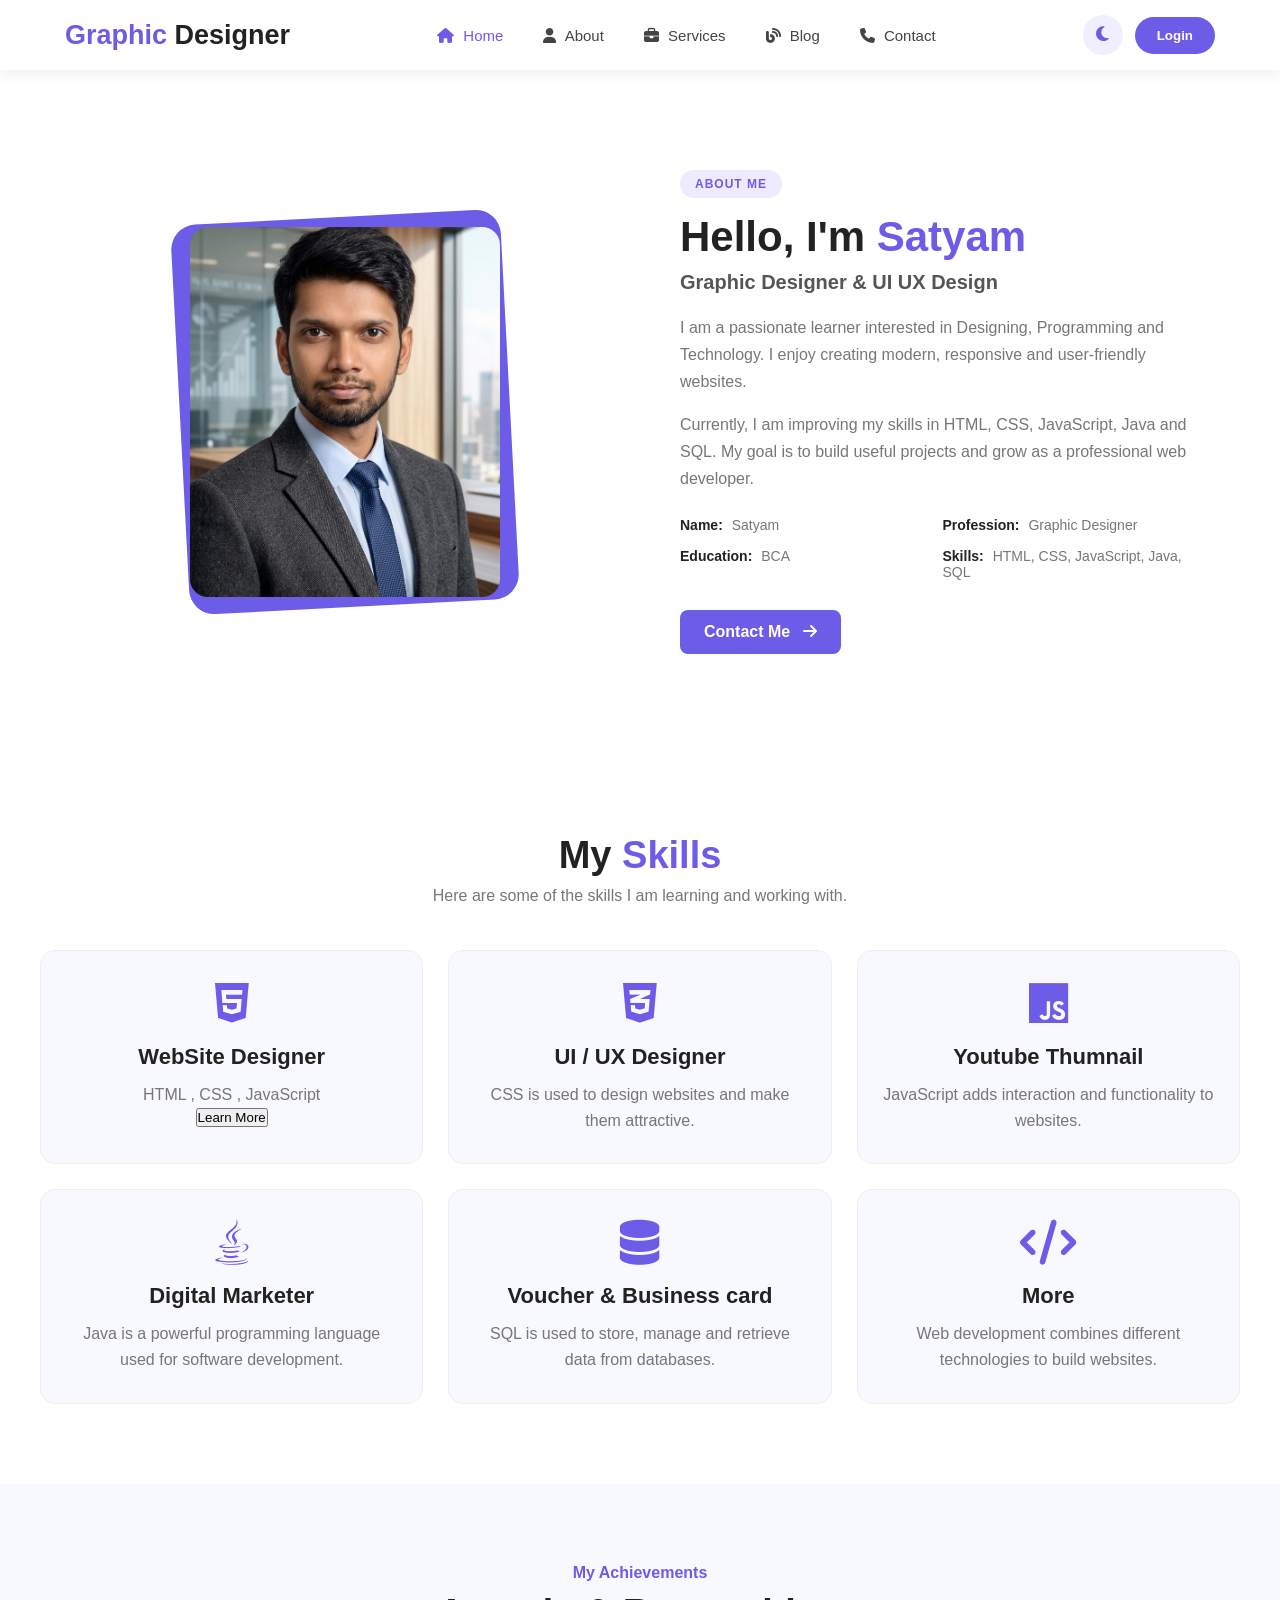
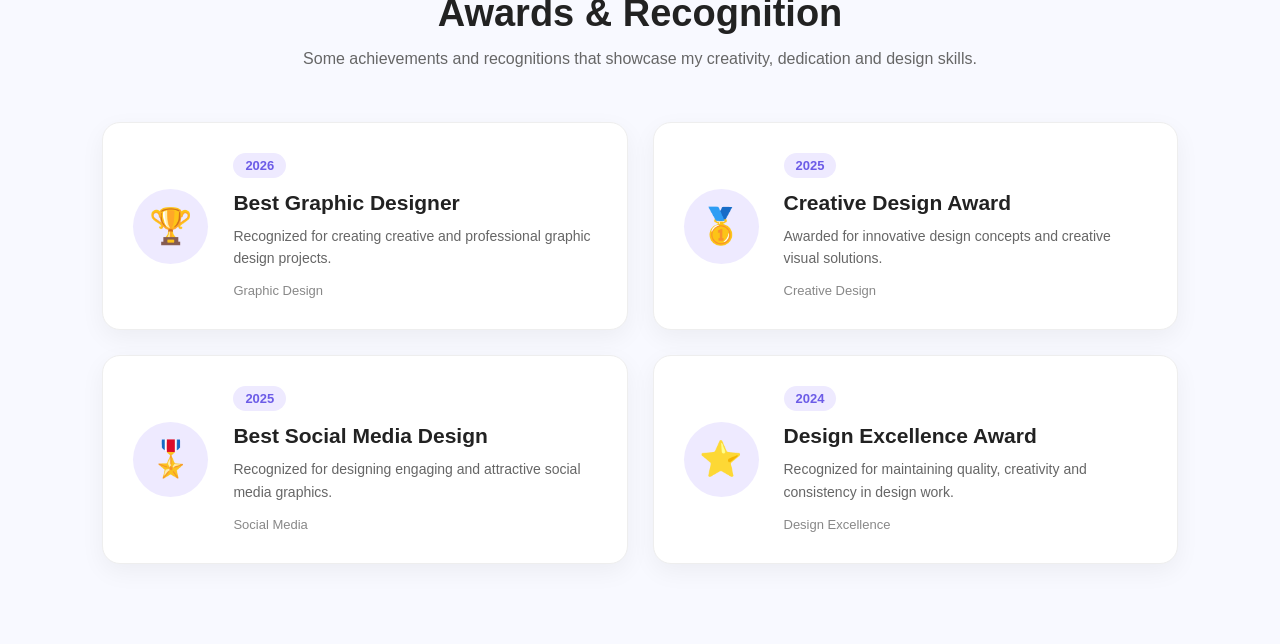
<file: about.html>
<!DOCTYPE html>
<html lang="en">
<head>
    <meta charset="UTF-8">
    <meta name="viewport" content="width=device-width, initial-scale=1.0">
    <title>Modern Header</title>

    <link rel="stylesheet" href="style.css">

    <!-- Font Awesome -->
    <link rel="stylesheet"
        href="https://cdnjs.cloudflare.com/ajax/libs/font-awesome/6.5.2/css/all.min.css">
</head>

<body>

    <header class="header">

        <div class="container">

            <!-- Logo -->
            <a href="#" class="logo">
                <span>Graphic </span>Designer
            </a>

            <!-- Navigation -->
            <nav class="navbar" id="navbar">

                <a href="home.html" class="active">
                    <i class="fa-solid fa-house"></i> Home
                </a>

                <a href="about.html">
                    <i class="fa-solid fa-user"></i> About
                </a>

                <a href="service.html">
                    <i class="fa-solid fa-briefcase"></i> Services
                </a>

                <a href="blog.html">
                    <i class="fa-solid fa-blog"></i> Blog
                </a>

                <a href="contact.html">
                    <i class="fa-solid fa-phone"></i> Contact
                </a>

            </nav>

            <!-- Header Buttons -->
            <div class="header-buttons">

                <button id="themeBtn" class="icon-btn">
                    <i class="fa-solid fa-moon"></i>
                </button>

               <a href="Login.html">

                <button  class="login-btn">
                    Login
                </button>
                </a>

                <!-- Hamburger -->
                <button id="menuBtn" class="menu-btn">
                    <i class="fa-solid fa-bars"></i>
                </button>

            </div>

        </div>

    </header>



<!-- ABOUT SECTION -->

<section class="about-section" id="about">

    <div class="about-container">

        <!-- Profile Image -->

        <div class="about-image">

            <div class="image-box">
                <img src="Satyam.png" alt="My Profile Photo">
            </div>

        </div>


        <!-- About Details -->

        <div class="about-content">

            <span class="about-tag">
                ABOUT ME
            </span>

            <h2>
                Hello, I'm <span>Satyam</span>
            </h2>

            <h3>
                Graphic Designer  & UI UX Design
            </h3>

            <p>
                I am a passionate learner interested in Designing,
                Programming and Technology. I enjoy creating modern,
                responsive and user-friendly websites.
            </p>

            <p>
                Currently, I am improving my skills in HTML, CSS,
                JavaScript, Java and SQL. My goal is to build useful
                projects and grow as a professional web developer.
            </p>


            <!-- Personal Details -->

            <div class="about-details">

                <div class="detail">
                    <strong>Name:</strong>
                    <span>Satyam</span>
                </div>

                <div class="detail">
                    <strong>Profession:</strong>
                    <span> Graphic Designer </span>
                </div>

                <div class="detail">
                    <strong>Education:</strong>
                    <span>BCA</span>
                </div>

                <div class="detail">
                    <strong>Skills:</strong>
                    <span>HTML, CSS, JavaScript, Java, SQL</span>
                </div>

            </div>


            <!-- Button -->

            <a href="contact.html" class="about-btn">
                Contact Me
                <i class="fa-solid fa-arrow-right"></i>
            </a>

        </div>

    </div>

</section>




    <!-- SKILLS SECTION -->

<section class="skills-section">

    <div class="skills-heading">
        <h2>My <span>Skills</span></h2>
        <p>Here are some of the skills I am learning and working with.</p>
    </div>

    <div class="skills-container">

        <!-- Skill 1 -->
        <div class="skill-card">
            <i class="fa-brands fa-html5"></i>
            <h3>WebSite Designer</h3>
            <p>
                HTML , CSS , JavaScript
            </p>
            <button class="Learn More "> Learn More </button>
        </div>

        <!-- Skill 2 -->
        <div class="skill-card">
            <i class="fa-brands fa-css3-alt"></i>
            <h3>UI / UX Designer </h3>
            <p>
                CSS is used to design websites and make them attractive.
            </p>
        </div>

        <!-- Skill 3 -->
        <div class="skill-card">
            <i class="fa-brands fa-js"></i>
            <h3>Youtube Thumnail </h3>
            <p>
                JavaScript adds interaction and functionality to websites.
            </p>
        </div>

        <!-- Skill 4 -->
        <div class="skill-card">
            <i class="fa-brands fa-java"></i>
            <h3>Digital Marketer </h3>
            <p>
                Java is a powerful programming language used for software development.
            </p>
        </div>

        <!-- Skill 5 -->
        <div class="skill-card">
            <i class="fa-solid fa-database"></i>
            <h3>Voucher & Business card</h3>
            <p>
                SQL is used to store, manage and retrieve data from databases.
            </p>
        </div>

        <!-- Skill 6 -->
        <div class="skill-card">
            <i class="fa-solid fa-code"></i>
            <h3>More</h3>
            <p>
                Web development combines different technologies to build websites.
            </p>
        </div>

    </div>

</section>



<!-- =========================
     AWARDS SECTION
========================= -->

<section class="awards-section" id="awards">

    <div class="awards-heading">
        <span>My Achievements</span>
        <h2>Awards & Recognition</h2>
        <p>
            Some achievements and recognitions that showcase my
            creativity, dedication and design skills.
        </p>
    </div>


    <div class="awards-container">

        <!-- Award 1 -->
        <div class="award-card">

            <div class="award-icon">
                🏆
            </div>

            <div class="award-info">
                <span class="award-year">2026</span>

                <h3>Best Graphic Designer</h3>

                <p>
                    Recognized for creating creative and professional
                    graphic design projects.
                </p>

                <span class="award-category">
                    Graphic Design
                </span>
            </div>

        </div>


        <!-- Award 2 -->
        <div class="award-card">

            <div class="award-icon">
                🥇
            </div>

            <div class="award-info">
                <span class="award-year">2025</span>

                <h3>Creative Design Award</h3>

                <p>
                    Awarded for innovative design concepts and
                    creative visual solutions.
                </p>

                <span class="award-category">
                    Creative Design
                </span>
            </div>

        </div>


        <!-- Award 3 -->
        <div class="award-card">

            <div class="award-icon">
                🎖️
            </div>

            <div class="award-info">
                <span class="award-year">2025</span>

                <h3>Best Social Media Design</h3>

                <p>
                    Recognized for designing engaging and attractive
                    social media graphics.
                </p>

                <span class="award-category">
                    Social Media
                </span>
            </div>

        </div>


        <!-- Award 4 -->
        <div class="award-card">

            <div class="award-icon">
                ⭐
            </div>

            <div class="award-info">
                <span class="award-year">2024</span>

                <h3>Design Excellence Award</h3>

                <p>
                    Recognized for maintaining quality, creativity
                    and consistency in design work.
                </p>

                <span class="award-category">
                    Design Excellence
                </span>
            </div>

        </div>

    </div>

</section>


    <script src="script.js"></script>

</body>
</html>
</file>
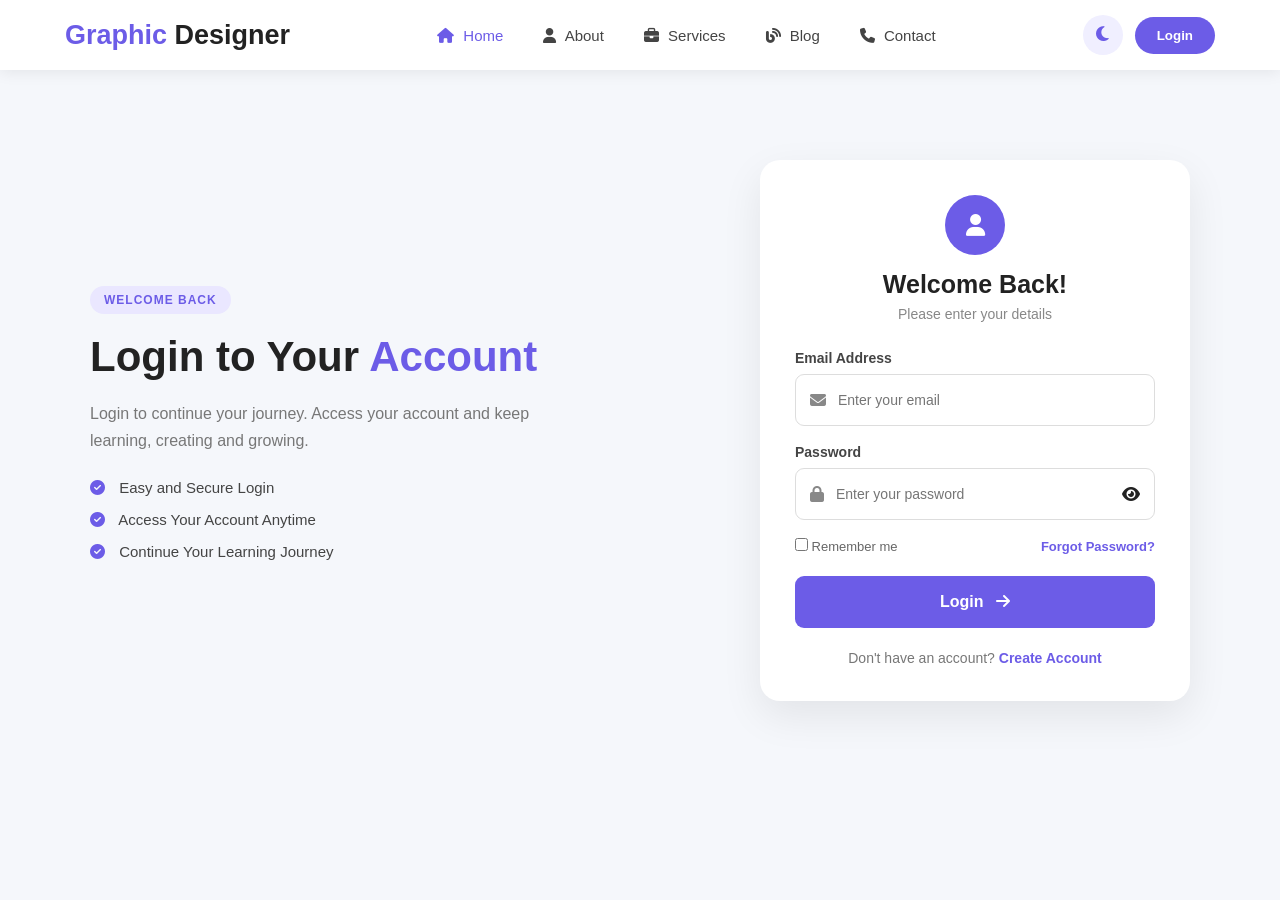
<file: Login.html>
<!DOCTYPE html>
<html lang="en">
<head>
    <meta charset="UTF-8">
    <meta name="viewport" content="width=device-width, initial-scale=1.0">
    <title>Modern Header</title>

    <link rel="stylesheet" href="style.css">

    <!-- Font Awesome -->
    <link rel="stylesheet"
        href="https://cdnjs.cloudflare.com/ajax/libs/font-awesome/6.5.2/css/all.min.css">
</head>

<body>

    <header class="header">

        <div class="container">

            <!-- Logo -->
            <a href="#" class="logo">
                <span>Graphic </span>Designer
            </a>

            <!-- Navigation -->
            <nav class="navbar" id="navbar">

                <a href="index.html" class="active">
                    <i class="fa-solid fa-house"></i> Home
                </a>

                <a href="about.html">
                    <i class="fa-solid fa-user"></i> About
                </a>

                <a href="service.html">
                    <i class="fa-solid fa-briefcase"></i> Services
                </a>

                <a href="blog.html">
                    <i class="fa-solid fa-blog"></i> Blog
                </a>

                <a href="contact.html">
                    <i class="fa-solid fa-phone"></i> Contact
                </a>

            </nav>

            <!-- Header Buttons -->
            <div class="header-buttons">

                <button id="themeBtn" class="icon-btn">
                    <i class="fa-solid fa-moon"></i>
                </button>

                <button class="login-btn">
                    Login
                </button>

                <!-- Hamburger -->
                <button id="menuBtn" class="menu-btn">
                    <i class="fa-solid fa-bars"></i>
                </button>

            </div>

        </div>

    </header>


<!-- LOGIN SECTION -->

<section class="login-section">

    <div class="login-container">

        <!-- Left Content -->
        <div class="login-content">

            <span class="login-tag">WELCOME BACK</span>

            <h2>Login to Your <span>Account</span></h2>

            <p>
                Login to continue your journey.
                Access your account and keep learning,
                creating and growing.
            </p>

            <div class="login-points">

                <div>
                    <i class="fa-solid fa-circle-check"></i>
                    Easy and Secure Login
                </div>

                <div>
                    <i class="fa-solid fa-circle-check"></i>
                    Access Your Account Anytime
                </div>

                <div>
                    <i class="fa-solid fa-circle-check"></i>
                    Continue Your Learning Journey
                </div>

            </div>

        </div>


        <!-- Login Form -->

        <div class="login-form-box">

            <div class="form-heading">

                <div class="user-icon">
                    <i class="fa-solid fa-user"></i>
                </div>

                <h3>Welcome Back!</h3>

                <p>Please enter your details</p>

            </div>


            <form id="loginForm">

                <!-- Email -->

                <div class="form-group">

                    <label>Email Address</label>

                    <div class="input-box">

                        <i class="fa-solid fa-envelope"></i>

                        <input
                            type="email"
                            id="email"
                            placeholder="Enter your email"
                        >

                    </div>

                </div>


                <!-- Password -->

                <div class="form-group">

                    <label>Password</label>

                    <div class="input-box">

                        <i class="fa-solid fa-lock"></i>

                        <input
                            type="password"
                            id="password"
                            placeholder="Enter your password"
                        >

                        <i
                            class="fa-solid fa-eye password-toggle"
                            id="passwordToggle">
                        </i>

                    </div>

                </div>


                <!-- Options -->

                <div class="form-options">

                    <label>
                        <input type="checkbox">
                        Remember me
                    </label>

                    <a href="#">Forgot Password?</a>

                </div>


                <!-- Button -->

                <button type="submit" class="login-button">

                    Login

                    <i class="fa-solid fa-arrow-right"></i>

                </button>


                <!-- Message -->

                <p id="loginMessage"></p>


                <!-- Register -->

                <div class="register-text">

                    Don't have an account?

                    <a href="#">Create Account</a>

                </div>

            </form>

        </div>

    </div>

</section>





    <script src="script.js"></script>

</body>
</html>
</file>
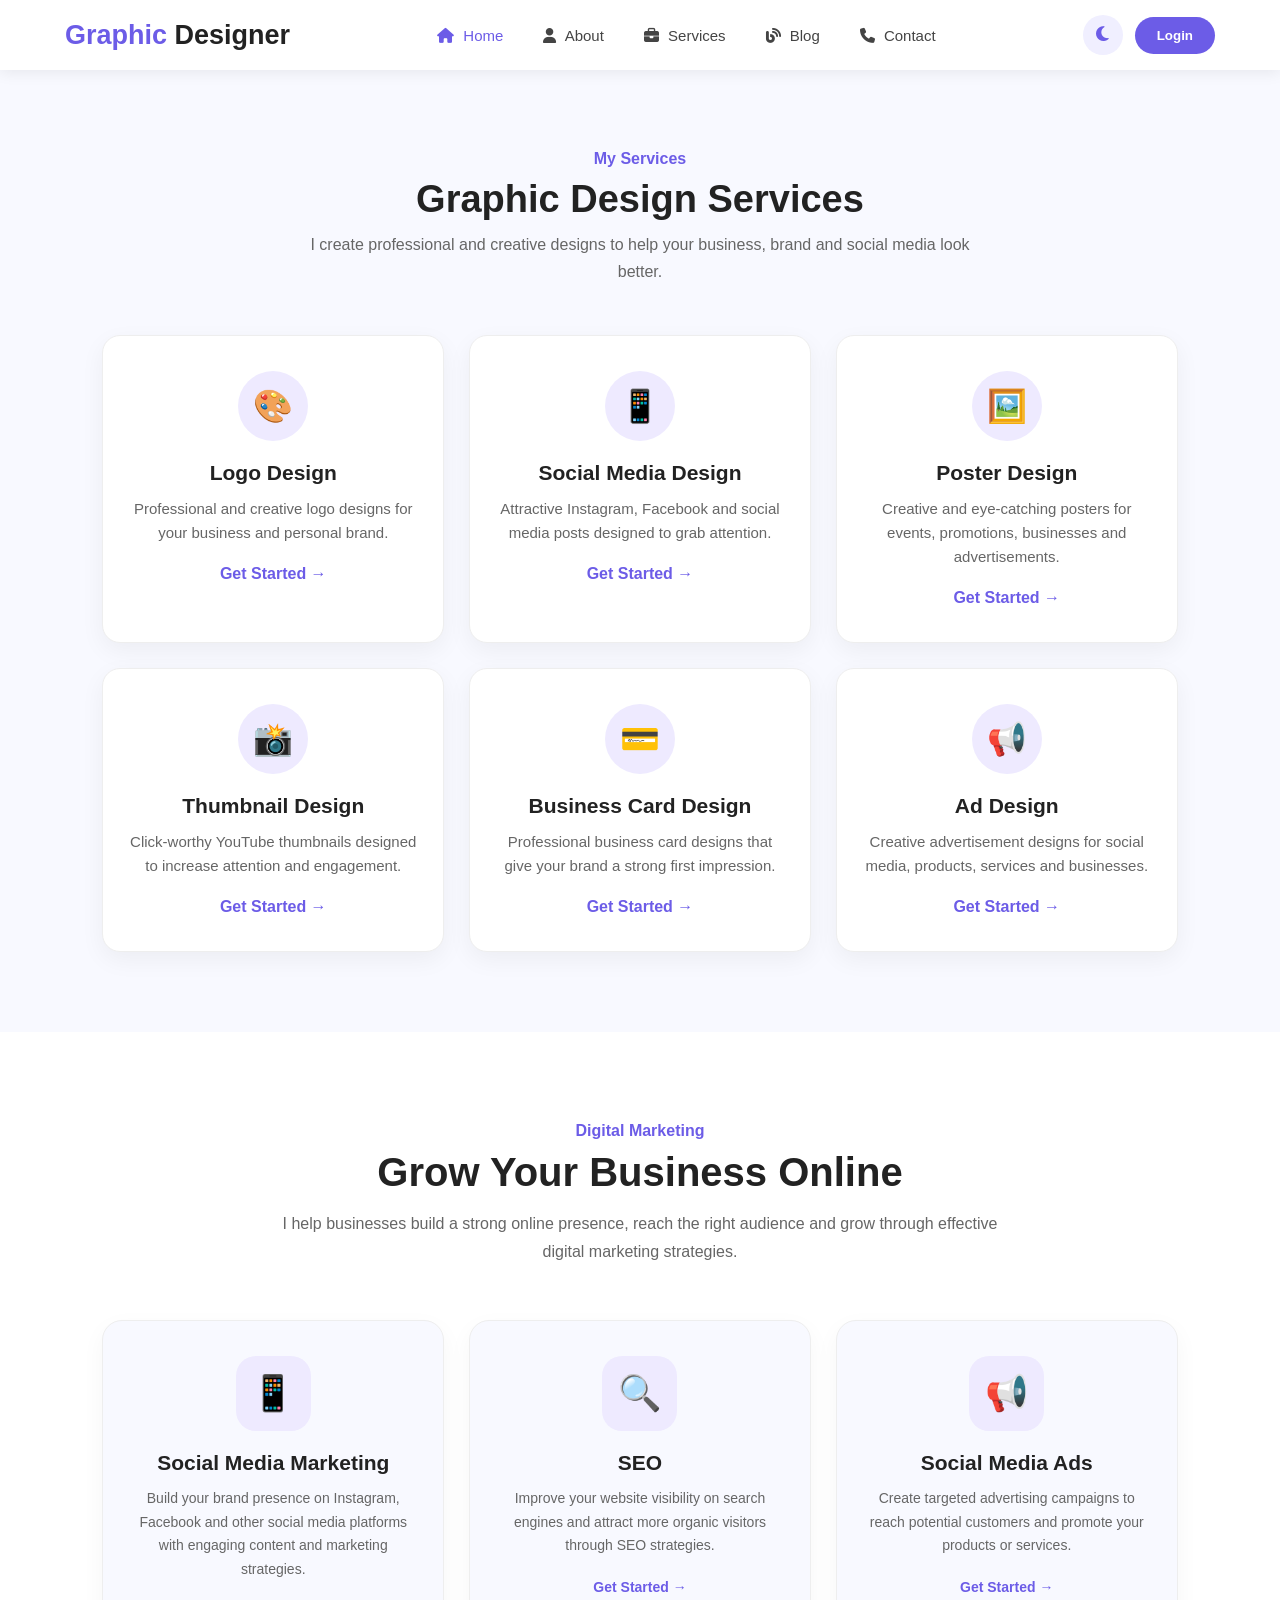
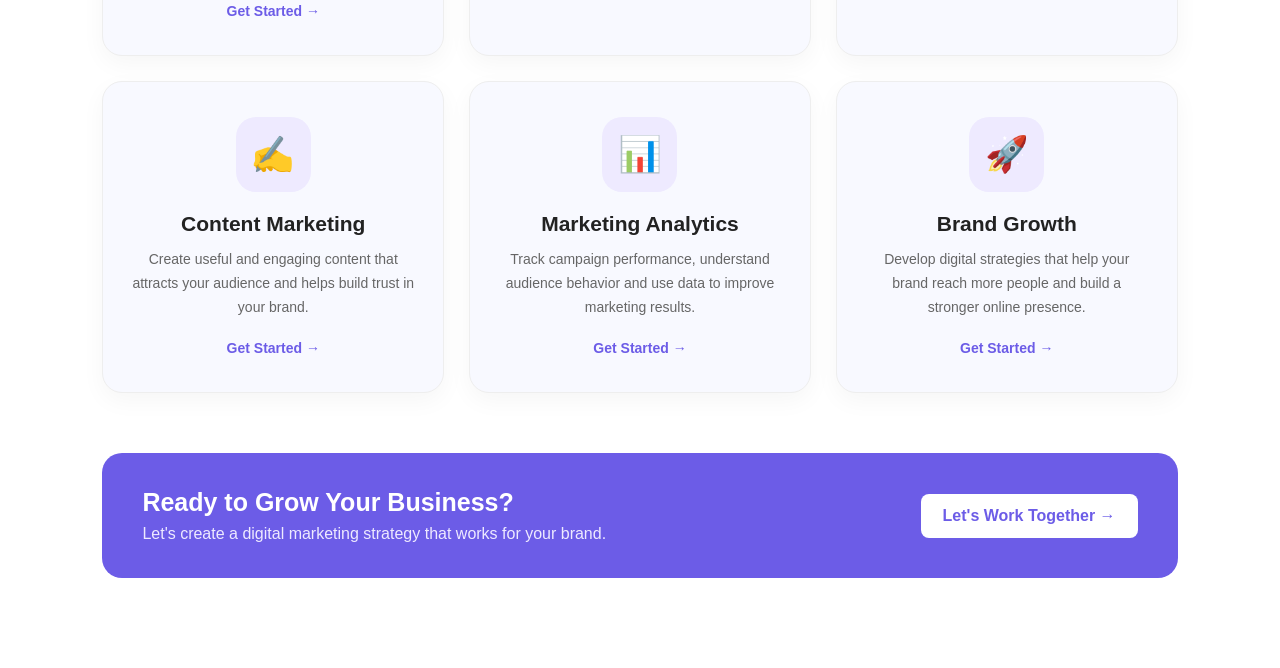
<file: service.html>
<!DOCTYPE html>
<html lang="en">
<head>
    <meta charset="UTF-8">
    <meta name="viewport" content="width=device-width, initial-scale=1.0">
    <title>Modern Header</title>

    <link rel="stylesheet" href="style.css">

    <!-- Font Awesome -->
    <link rel="stylesheet"
        href="https://cdnjs.cloudflare.com/ajax/libs/font-awesome/6.5.2/css/all.min.css">
</head>

<body>

    <header class="header">

        <div class="container">

            <!-- Logo -->
            <a href="#" class="logo">
                <span>Graphic </span>Designer
            </a>

            <!-- Navigation -->
            <nav class="navbar" id="navbar">

                <a href="index.html" class="active">
                    <i class="fa-solid fa-house"></i> Home
                </a>

                <a href="about.html">
                    <i class="fa-solid fa-user"></i> About
                </a>

                <a href="service.html">
                    <i class="fa-solid fa-briefcase"></i> Services
                </a>

                <a href="blog.html">
                    <i class="fa-solid fa-blog"></i> Blog
                </a>

                <a href="contact.html">
                    <i class="fa-solid fa-phone"></i> Contact
                </a>

            </nav>

            <!-- Header Buttons -->
            <div class="header-buttons">

                <button id="themeBtn" class="icon-btn">
                    <i class="fa-solid fa-moon"></i>
                </button>

                <button class="login-btn">
                    Login
                </button>

                <!-- Hamburger -->
                <button id="menuBtn" class="menu-btn">
                    <i class="fa-solid fa-bars"></i>
                </button>

            </div>

        </div>

    </header>

    
    <!-- Services Section -->
<section class="services-section" id="services">

    <div class="services-heading">
        <span>My Services</span>
        <h2>Graphic Design Services</h2>
        <p>
            I create professional and creative designs to help your
            business, brand and social media look better.
        </p>
    </div>

    <div class="services-container">

        <!-- Service 1 -->
        <div class="service-card">
            <div class="service-icon">🎨</div>
            <h3>Logo Design</h3>
            <p>
                Professional and creative logo designs for your
                business and personal brand.
            </p>
            <a href="#contact">Get Started →</a>
        </div>

        <!-- Service 2 -->
        <div class="service-card">
            <div class="service-icon">📱</div>
            <h3>Social Media Design</h3>
            <p>
                Attractive Instagram, Facebook and social media
                posts designed to grab attention.
            </p>
            <a href="#contact">Get Started →</a>
        </div>

        <!-- Service 3 -->
        <div class="service-card">
            <div class="service-icon">🖼️</div>
            <h3>Poster Design</h3>
            <p>
                Creative and eye-catching posters for events,
                promotions, businesses and advertisements.
            </p>
            <a href="#contact">Get Started →</a>
        </div>

        <!-- Service 4 -->
        <div class="service-card">
            <div class="service-icon">📸</div>
            <h3>Thumbnail Design</h3>
            <p>
                Click-worthy YouTube thumbnails designed to
                increase attention and engagement.
            </p>
            <a href="#contact">Get Started →</a>
        </div>

        <!-- Service 5 -->
        <div class="service-card">
            <div class="service-icon">💳</div>
            <h3>Business Card Design</h3>
            <p>
                Professional business card designs that give
                your brand a strong first impression.
            </p>
            <a href="#contact">Get Started →</a>
        </div>

        <!-- Service 6 -->
        <div class="service-card">
            <div class="service-icon">📢</div>
            <h3>Ad Design</h3>
            <p>
                Creative advertisement designs for social media,
                products, services and businesses.
            </p>
            <a href="#contact">Get Started →</a>
        </div>

    </div>

</section>



<!-- =========================
     DIGITAL MARKETING SECTION
========================= -->

<section class="digital-marketing" id="digital-marketing">

    <div class="dm-heading">
        <span>Digital Marketing</span>

        <h2>Grow Your Business Online</h2>

        <p>
            I help businesses build a strong online presence,
            reach the right audience and grow through effective
            digital marketing strategies.
        </p>
    </div>


    <div class="dm-container">

        <!-- Service 1 -->
        <div class="dm-card">

            <div class="dm-icon">📱</div>

            <h3>Social Media Marketing</h3>

            <p>
                Build your brand presence on Instagram, Facebook
                and other social media platforms with engaging
                content and marketing strategies.
            </p>

            <a href="#contact">Get Started →</a>

        </div>


        <!-- Service 2 -->
        <div class="dm-card">

            <div class="dm-icon">🔍</div>

            <h3>SEO</h3>

            <p>
                Improve your website visibility on search engines
                and attract more organic visitors through SEO
                strategies.
            </p>

            <a href="#contact">Get Started →</a>

        </div>


        <!-- Service 3 -->
        <div class="dm-card">

            <div class="dm-icon">📢</div>

            <h3>Social Media Ads</h3>

            <p>
                Create targeted advertising campaigns to reach
                potential customers and promote your products
                or services.
            </p>

            <a href="#contact">Get Started →</a>

        </div>


        <!-- Service 4 -->
        <div class="dm-card">

            <div class="dm-icon">✍️</div>

            <h3>Content Marketing</h3>

            <p>
                Create useful and engaging content that attracts
                your audience and helps build trust in your brand.
            </p>

            <a href="#contact">Get Started →</a>

        </div>


        <!-- Service 5 -->
        <div class="dm-card">

            <div class="dm-icon">📊</div>

            <h3>Marketing Analytics</h3>

            <p>
                Track campaign performance, understand audience
                behavior and use data to improve marketing results.
            </p>

            <a href="#contact">Get Started →</a>

        </div>


        <!-- Service 6 -->
        <div class="dm-card">

            <div class="dm-icon">🚀</div>

            <h3>Brand Growth</h3>

            <p>
                Develop digital strategies that help your brand
                reach more people and build a stronger online
                presence.
            </p>

            <a href="#contact">Get Started →</a>

        </div>

    </div>


    <!-- CTA -->

    <div class="dm-cta">

        <div>
            <h2>Ready to Grow Your Business?</h2>

            <p>
                Let's create a digital marketing strategy
                that works for your brand.
            </p>
        </div>

        <a href="#contact">
            Let's Work Together →
        </a>

    </div>

</section>

    <script src="script.js"></script>

</body>
</html>
</file>
<file: style.css>
* {
    margin: 0;
    padding: 0;
    box-sizing: border-box;
}

body {
    font-family: Arial, sans-serif;
    background: #f5f7fb;
    color: #222;
    transition: 0.3s;
}

/* HEADER */

.header {
    width: 100%;
    background: white;
    box-shadow: 0 2px 15px rgba(0,0,0,0.08);
    position: sticky;
    top: 0;
    z-index: 1000;
}

.container {
    max-width: 1200px;
    margin: auto;
    padding: 15px 25px;

    display: flex;
    align-items: center;
    justify-content: space-between;
}

/* LOGO */

.logo {
    font-size: 27px;
    font-weight: bold;
    text-decoration: none;
    color: #222;
}

.logo span {
    color: #6c5ce7;
}

/* NAVBAR */

.navbar {
    display: flex;
    gap: 30px;
}

.navbar a {
    text-decoration: none;
    color: #444;
    font-size: 15px;
    font-weight: 500;

    padding: 10px 5px;

    transition: 0.3s;
}

.navbar a i {
    margin-right: 5px;
}

.navbar a:hover,
.navbar a.active {
    color: #6c5ce7;
}

/* BUTTONS */

.header-buttons {
    display: flex;
    align-items: center;
    gap: 12px;
}

.icon-btn,
.menu-btn {
    width: 40px;
    height: 40px;

    border: none;
    border-radius: 50%;

    cursor: pointer;
    font-size: 17px;

    background: #f0efff;
    color: #6c5ce7;

    transition: 0.3s;
}

.icon-btn:hover,
.menu-btn:hover {
    background: #6c5ce7;
    color: white;
}

.login-btn {
    border: none;
    background: #6c5ce7;
    color: white;

    padding: 11px 22px;
    border-radius: 25px;

    cursor: pointer;
    font-weight: bold;

    transition: 0.3s;
}

.login-btn:hover {
    transform: translateY(-2px);
    box-shadow: 0 5px 15px rgba(108,92,231,0.3);
}

/* HAMBURGER */

.menu-btn {
    display: none;
}

/* HERO */

.hero {
    min-height: 80vh;

    display: flex;
    flex-direction: column;
    align-items: center;
    justify-content: center;
    background-image: url("bag\ img.png");
    display: flex;
     background-size: cover;
    text-align: center;
}

.hero h1 {
    font-size: 50px;
    margin-bottom: 15px;
}

.hero h1 span {
    color: #6c5ce7;
}

.hero p {
    font-size: 20px;
    color: #777;
    margin-bottom: 25px;
}

.hero-btn {
    padding: 13px 28px;
    border: none;
    border-radius: 25px;

    background: #6c5ce7;
    color: white;

    font-size: 16px;
    cursor: pointer;
}

/* DARK MODE */

body.dark {
    background: #121212;
    color: white;
}

body.dark .header {
    background: #1d1d1d;
}

body.dark .logo {
    color: white;
}

body.dark .navbar a {
    color: #ddd;
}

body.dark .navbar a:hover,
body.dark .navbar a.active {
    color: #a29bfe;
}

body.dark .icon-btn,
body.dark .menu-btn {
    background: #333;
    color: #a29bfe;
}

/* MOBILE */

@media (max-width: 768px) {

    .navbar {
        position: absolute;

        top: 70px;
        left: 0;

        width: 100%;

        background: white;

        display: none;
        flex-direction: column;

        gap: 0;

        padding: 15px 25px;

        box-shadow: 0 5px 15px rgba(0,0,0,0.1);
    }

    .navbar.show {
        display: flex;
    }

    .navbar a {
        padding: 15px 5px;
        border-bottom: 1px solid #eee;
    }

    .menu-btn {
        display: block;
    }

    .login-btn {
        display: none;
    }

    .hero h1 {
        font-size: 35px;
    }
}







































/* =========================
   ABOUT SECTION
========================= */

.about-section {
    padding: 100px 25px;

    background: #ffffff;
}

.about-container {
    max-width: 1100px;

    margin: auto;

    display: flex;

    align-items: center;

    gap: 80px;
}


/* =========================
   IMAGE
========================= */

.about-image {
    flex: 1;

    display: flex;

    justify-content: center;
}

.image-box {
    width: 330px;
    height: 390px;

    position: relative;

    border-radius: 25px;

    padding: 10px;

    background: #6c5ce7;

    transform: rotate(-3deg);

    transition: 0.4s;
}

.image-box:hover {
    transform: rotate(0deg) scale(1.03);
}

.image-box img {
    width: 100%;
    height: 100%;

    object-fit: cover;

    border-radius: 18px;

    display: block;

    transform: rotate(3deg);

    transition: 0.4s;
}

.image-box:hover img {
    transform: rotate(0deg);
}


/* =========================
   ABOUT CONTENT
========================= */

.about-content {
    flex: 1;
}

.about-tag {
    display: inline-block;

    padding: 7px 15px;

    background: #eeeaff;

    color: #6c5ce7;

    border-radius: 20px;

    font-size: 12px;

    font-weight: bold;

    letter-spacing: 1px;

    margin-bottom: 15px;
}

.about-content h2 {
    font-size: 42px;

    margin-bottom: 10px;
}

.about-content h2 span {
    color: #6c5ce7;
}

.about-content h3 {
    font-size: 20px;

    color: #555;

    margin-bottom: 20px;
}

.about-content p {
    color: #777;

    line-height: 1.7;

    margin-bottom: 15px;
}


/* =========================
   DETAILS
========================= */

.about-details {
    margin-top: 25px;

    display: grid;

    grid-template-columns: 1fr 1fr;

    gap: 15px;
}

.detail {
    font-size: 14px;
}

.detail strong {
    color: #222;

    margin-right: 5px;
}

.detail span {
    color: #777;
}


/* =========================
   BUTTON
========================= */

.about-btn {
    display: inline-block;

    margin-top: 30px;

    padding: 13px 24px;

    background: #6c5ce7;

    color: white;

    text-decoration: none;

    border-radius: 8px;

    font-weight: bold;

    transition: 0.3s;
}

.about-btn i {
    margin-left: 8px;
}

.about-btn:hover {
    background: #5849d6;

    transform: translateY(-2px);

    box-shadow: 0 8px 20px rgba(108, 92, 231, 0.25);
}


/* =========================
   DARK MODE
========================= */

body.dark .about-section {
    background: #121212;
}

body.dark .about-content h2 {
    color: #ffffff;
}

body.dark .about-content h3 {
    color: #dddddd;
}

body.dark .about-content p {
    color: #aaaaaa;
}

body.dark .detail strong {
    color: #ffffff;
}

body.dark .detail span {
    color: #aaaaaa;
}


/* =========================
   TABLET
========================= */

@media (max-width: 800px) {

    .about-container {
        flex-direction: column;

        gap: 50px;

        text-align: center;
    }

    .about-content {
        width: 100%;
    }

    .about-content p {
        max-width: 650px;

        margin-left: auto;
        margin-right: auto;
    }

    .about-details {
        text-align: left;
    }

}


/* =========================
   MOBILE
========================= */

@media (max-width: 500px) {

    .about-section {
        padding: 70px 20px;
    }

    .image-box {
        width: 270px;

        height: 320px;
    }

    .about-content h2 {
        font-size: 32px;
    }

    .about-content h3 {
        font-size: 17px;
    }

    .about-details {
        grid-template-columns: 1fr;

        text-align: left;
    }

}


/* =========================
   SKILLS SECTION
========================= */

.skills-section {
    padding: 80px 25px;
    background: #ffffff;
}

.skills-heading {
    text-align: center;
    margin-bottom: 45px;
}

.skills-heading h2 {
    font-size: 38px;
    margin-bottom: 10px;
}

.skills-heading h2 span {
    color: #6c5ce7;
}

.skills-heading p {
    color: #777;
    font-size: 16px;
}

/* SKILLS CONTAINER */

.skills-container {
    max-width: 1200px;
    margin: auto;

    display: grid;
    grid-template-columns: repeat(3, 1fr);
    gap: 25px;
}

/* SKILL CARD */

.skill-card {
    background: #f8f8ff;

    padding: 30px 25px;

    text-align: center;

    border-radius: 15px;

    border: 1px solid #eeeeee;

    transition: 0.3s;
}

.skill-card i {
    font-size: 45px;
    color: #6c5ce7;

    margin-bottom: 18px;
}

.skill-card h3 {
    font-size: 22px;
    margin-bottom: 12px;
}

.skill-card p {
    color: #777;
    line-height: 1.6;
}

/* HOVER EFFECT */

.skill-card:hover {
    transform: translateY(-8px);

    box-shadow: 0 10px 30px rgba(0,0,0,0.1);

    border-color: #6c5ce7;
}

.skill-card:hover i {
    transform: scale(1.1);
    transition: 0.3s;
}

/* DARK MODE */

body.dark .skills-section {
    background: #121212;
}

body.dark .skill-card {
    background: #1d1d1d;
    border-color: #333;
}

body.dark .skill-card p {
    color: #aaa;
}

/* MOBILE */

@media (max-width: 768px) {

    .skills-container {
        grid-template-columns: 1fr;
    }

    .skills-heading h2 {
        font-size: 30px;
    }
}






/* =========================
   AWARDS SECTION
========================= */

.awards-section {
    padding: 80px 8%;
    background: #f8f9ff;
    transition: 0.3s;
}


/* Heading */

.awards-heading {
    text-align: center;
    max-width: 700px;
    margin: 0 auto 50px;
}

.awards-heading span {
    color: #6c5ce7;
    font-size: 16px;
    font-weight: 600;
}

.awards-heading h2 {
    color: #222;
    font-size: 38px;
    margin: 10px 0;
}

.awards-heading p {
    color: #666;
    line-height: 1.7;
}


/* Awards Grid */

.awards-container {
    max-width: 1100px;
    margin: auto;

    display: grid;
    grid-template-columns: repeat(2, 1fr);
    gap: 25px;
}


/* Award Card */

.award-card {
    display: flex;
    align-items: center;
    gap: 25px;

    background: #fff;

    padding: 30px;

    border-radius: 18px;

    border: 1px solid #eee;

    box-shadow: 0 8px 25px rgba(0, 0, 0, 0.05);

    transition: 0.3s;
}

.award-card:hover {
    transform: translateY(-7px);

    border-color: #6c5ce7;

    box-shadow: 0 15px 35px rgba(108, 92, 231, 0.15);
}


/* Award Icon */

.award-icon {
    min-width: 75px;
    height: 75px;

    display: flex;
    align-items: center;
    justify-content: center;

    background: #eeeaff;

    border-radius: 50%;

    font-size: 35px;
}


/* Award Info */

.award-info {
    flex: 1;
}

.award-year {
    display: inline-block;

    color: #6c5ce7;

    font-size: 13px;
    font-weight: 700;

    background: #eeeaff;

    padding: 5px 12px;

    border-radius: 20px;

    margin-bottom: 10px;
}

.award-info h3 {
    color: #222;

    font-size: 21px;

    margin: 3px 0 10px;
}

.award-info p {
    color: #666;

    font-size: 14px;

    line-height: 1.6;

    margin-bottom: 12px;
}


/* Category */

.award-category {
    color: #888;

    font-size: 13px;
}


/* =========================
   DARK MODE
========================= */

body.dark .awards-section {
    background: #111827;
}

body.dark .awards-heading h2 {
    color: #fff;
}

body.dark .awards-heading p {
    color: #bbb;
}

body.dark .award-card {
    background: #1f2937;
    border-color: #374151;
}

body.dark .award-info h3 {
    color: #fff;
}

body.dark .award-info p {
    color: #bbb;
}

body.dark .award-icon {
    background: #312e81;
}

body.dark .award-year {
    background: #312e81;
}

body.dark .award-category {
    color: #aaa;
}


/* =========================
   RESPONSIVE
========================= */

@media (max-width: 700px) {

    .awards-section {
        padding: 60px 5%;
    }

    .awards-heading h2 {
        font-size: 30px;
    }

    .awards-container {
        grid-template-columns: 1fr;
    }

    .award-card {
        padding: 25px;
    }

}


@media (max-width: 450px) {

    .award-card {
        flex-direction: column;
        text-align: center;
    }

}

















/* =========================
   SERVICES SECTION
========================= */

.services-section {
    padding: 80px 8%;
    background: #f8f9ff;
    transition: 0.3s;
}

.services-heading {
    text-align: center;
    max-width: 700px;
    margin: auto;
    margin-bottom: 50px;
}

.services-heading span {
    color: #6c5ce7;
    font-weight: 600;
    font-size: 16px;
}

.services-heading h2 {
    font-size: 38px;
    margin: 10px 0;
    color: #222;
}

.services-heading p {
    color: #666;
    line-height: 1.7;
}

/* Services Grid */

.services-container {
    display: grid;
    grid-template-columns: repeat(3, 1fr);
    gap: 25px;
}

/* Service Card */

.service-card {
    background: white;
    padding: 35px 25px;
    border-radius: 18px;
    text-align: center;
    border: 1px solid #eee;
    transition: 0.3s;
    box-shadow: 0 8px 25px rgba(0, 0, 0, 0.05);
}

.service-card:hover {
    transform: translateY(-10px);
    border-color: #6c5ce7;
    box-shadow: 0 15px 35px rgba(108, 92, 231, 0.15);
}

/* Icon */

.service-icon {
    width: 70px;
    height: 70px;
    margin: 0 auto 20px;
    border-radius: 50%;
    background: #eeeaff;
    display: flex;
    align-items: center;
    justify-content: center;
    font-size: 32px;
}

/* Heading */

.service-card h3 {
    font-size: 21px;
    margin-bottom: 12px;
    color: #222;
}

/* Paragraph */

.service-card p {
    color: #666;
    line-height: 1.6;
    font-size: 15px;
    margin-bottom: 20px;
}

/* Button */

.service-card a {
    text-decoration: none;
    color: #6c5ce7;
    font-weight: 600;
    transition: 0.3s;
}

.service-card a:hover {
    color: #4834d4;
    letter-spacing: 0.5px;
}


/* =========================
   DARK MODE
========================= */

body.dark .services-section {
    background: #111827;
}

body.dark .services-heading h2 {
    color: white;
}

body.dark .services-heading p {
    color: #bbb;
}

body.dark .service-card {
    background: #1f2937;
    border-color: #374151;
}

body.dark .service-card h3 {
    color: white;
}

body.dark .service-card p {
    color: #bbb;
}

body.dark .service-icon {
    background: #312e81;
}


/* =========================
   RESPONSIVE
========================= */

@media (max-width: 900px) {

    .services-container {
        grid-template-columns: repeat(2, 1fr);
    }

}

@media (max-width: 600px) {

    .services-section {
        padding: 60px 5%;
    }

    .services-heading h2 {
        font-size: 30px;
    }

    .services-container {
        grid-template-columns: 1fr;
    }

}


/* =========================
   DIGITAL MARKETING
========================= */

.digital-marketing {
    padding: 90px 8%;
    background: #ffffff;
    transition: 0.3s;
}


/* Heading */

.dm-heading {
    max-width: 750px;
    margin: 0 auto 55px;
    text-align: center;
}

.dm-heading span {
    color: #6c5ce7;
    font-size: 16px;
    font-weight: 700;
}

.dm-heading h2 {
    color: #222;
    font-size: 40px;
    margin: 10px 0 15px;
}

.dm-heading p {
    color: #666;
    line-height: 1.7;
    font-size: 16px;
}


/* Cards */

.dm-container {
    max-width: 1150px;
    margin: auto;

    display: grid;
    grid-template-columns: repeat(3, 1fr);

    gap: 25px;
}

.dm-card {
    background: #f8f9ff;

    padding: 35px 28px;

    border-radius: 20px;

    border: 1px solid #eee;

    text-align: center;

    transition: 0.3s;

    box-shadow: 0 8px 25px rgba(0, 0, 0, 0.04);
}

.dm-card:hover {
    transform: translateY(-10px);

    border-color: #6c5ce7;

    box-shadow: 0 18px 40px rgba(108, 92, 231, 0.15);
}


/* Icons */

.dm-icon {
    width: 75px;
    height: 75px;

    margin: 0 auto 20px;

    display: flex;
    align-items: center;
    justify-content: center;

    background: #eeeaff;

    border-radius: 20px;

    font-size: 35px;

    transition: 0.3s;
}

.dm-card:hover .dm-icon {
    transform: scale(1.08) rotate(3deg);
}


/* Card Content */

.dm-card h3 {
    color: #222;
    font-size: 21px;
    margin-bottom: 12px;
}

.dm-card p {
    color: #666;
    font-size: 14px;
    line-height: 1.7;

    margin-bottom: 20px;
}


/* Card Link */

.dm-card a {
    color: #6c5ce7;

    text-decoration: none;

    font-size: 14px;

    font-weight: 700;

    transition: 0.3s;
}

.dm-card a:hover {
    color: #4834d4;
}


/* =========================
   CTA
========================= */

.dm-cta {
    max-width: 1150px;
    margin: 60px auto 0;

    padding: 35px 40px;

    background: #6c5ce7;

    border-radius: 20px;

    display: flex;

    align-items: center;

    justify-content: space-between;

    gap: 25px;
}

.dm-cta h2 {
    color: white;
    margin: 0 0 8px;
    font-size: 25px;
}

.dm-cta p {
    color: #eeeaff;
    margin: 0;
}

.dm-cta a {
    display: inline-block;

    background: white;

    color: #6c5ce7;

    padding: 13px 22px;

    border-radius: 8px;

    text-decoration: none;

    font-weight: 700;

    white-space: nowrap;

    transition: 0.3s;
}

.dm-cta a:hover {
    transform: translateY(-3px);
}


/* =========================
   DARK MODE
========================= */

body.dark .digital-marketing {
    background: #111827;
}

body.dark .dm-heading h2 {
    color: white;
}

body.dark .dm-heading p {
    color: #bbb;
}

body.dark .dm-card {
    background: #1f2937;
    border-color: #374151;
}

body.dark .dm-card h3 {
    color: white;
}

body.dark .dm-card p {
    color: #bbb;
}

body.dark .dm-icon {
    background: #312e81;
}


/* =========================
   RESPONSIVE
========================= */

@media (max-width: 900px) {

    .dm-container {
        grid-template-columns: repeat(2, 1fr);
    }

    .dm-cta {
        flex-direction: column;
        text-align: center;
    }

}


@media (max-width: 600px) {

    .digital-marketing {
        padding: 60px 5%;
    }

    .dm-heading h2 {
        font-size: 30px;
    }

    .dm-container {
        grid-template-columns: 1fr;
    }

    .dm-card {
        padding: 30px 22px;
    }

    .dm-cta {
        padding: 30px 20px;
    }

    .dm-cta h2 {
        font-size: 22px;
    }

}





















/* =========================
   BLOG SECTION
========================= */

.blog-section {
    padding: 80px 8%;
    background: #ffffff;
    transition: 0.3s;
}

.blog-heading {
    text-align: center;
    max-width: 700px;
    margin: 0 auto 50px;
}

.blog-heading span {
    color: #6c5ce7;
    font-size: 16px;
    font-weight: 600;
}

.blog-heading h2 {
    color: #222;
    font-size: 38px;
    margin: 10px 0;
}

.blog-heading p {
    color: #666;
    line-height: 1.7;
}


/* Blog Grid */

.blog-container {
    display: grid;
    grid-template-columns: repeat(3, 1fr);
    gap: 25px;
}


/* Blog Card */

.blog-card {
    background: #fff;
    border: 1px solid #eee;
    border-radius: 18px;
    overflow: hidden;
    transition: 0.3s;
    box-shadow: 0 8px 25px rgba(0, 0, 0, 0.05);
}

.blog-card:hover {
    transform: translateY(-8px);
    box-shadow: 0 15px 35px rgba(108, 92, 231, 0.15);
}


/* Blog Image */

.blog-image {
    height: 190px;
    overflow: hidden;
}

.blog-placeholder {
    width: 100%;
    height: 100%;
    background: #eeeaff;

    display: flex;
    align-items: center;
    justify-content: center;

    font-size: 65px;

    transition: 0.3s;
}

.blog-card:hover .blog-placeholder {
    transform: scale(1.05);
}


/* Blog Content */

.blog-content {
    padding: 25px;
}

.blog-category {
    display: inline-block;
    color: #6c5ce7;
    background: #eeeaff;
    padding: 6px 12px;
    border-radius: 20px;
    font-size: 13px;
    font-weight: 600;
    margin-bottom: 12px;
}

.blog-content h3 {
    color: #222;
    font-size: 20px;
    line-height: 1.4;
    margin-bottom: 12px;
}

.blog-content p {
    color: #666;
    font-size: 15px;
    line-height: 1.6;
    margin-bottom: 20px;
}


/* Bottom */

.blog-bottom {
    display: flex;
    align-items: center;
    justify-content: space-between;
    gap: 10px;
}

.blog-bottom span {
    color: #888;
    font-size: 13px;
}

.blog-bottom a {
    color: #6c5ce7;
    text-decoration: none;
    font-weight: 600;
    font-size: 14px;
}

.blog-bottom a:hover {
    color: #4834d4;
}


/* =========================
   DARK MODE
========================= */

body.dark .blog-section {
    background: #111827;
}

body.dark .blog-heading h2 {
    color: #fff;
}

body.dark .blog-heading p {
    color: #bbb;
}

body.dark .blog-card {
    background: #1f2937;
    border-color: #374151;
}

body.dark .blog-content h3 {
    color: #fff;
}

body.dark .blog-content p {
    color: #bbb;
}

body.dark .blog-placeholder {
    background: #312e81;
}

body.dark .blog-category {
    background: #312e81;
}

body.dark .blog-bottom span {
    color: #aaa;
}


/* =========================
   RESPONSIVE
========================= */

@media (max-width: 900px) {

    .blog-container {
        grid-template-columns: repeat(2, 1fr);
    }

}

@media (max-width: 600px) {

    .blog-section {
        padding: 60px 5%;
    }

    .blog-heading h2 {
        font-size: 30px;
    }

    .blog-container {
        grid-template-columns: 1fr;
    }

    .blog-image {
        height: 180px;
    }

}



















/* =========================
   CONTACT SECTION
========================= */

.contact-section {
    padding: 100px 25px;

    background: #f5f7fb;
}

.contact-container {
    max-width: 1100px;

    margin: auto;

    display: flex;

    gap: 70px;

    align-items: center;
}


/* =========================
   LEFT CONTACT INFO
========================= */

.contact-info {
    flex: 1;
}

.contact-tag {
    display: inline-block;

    padding: 7px 15px;

    background: #eeeaff;

    color: #6c5ce7;

    border-radius: 20px;

    font-size: 12px;

    font-weight: bold;

    letter-spacing: 1px;

    margin-bottom: 15px;
}

.contact-info h2 {
    font-size: 45px;

    margin-bottom: 15px;
}

.contact-info h2 span {
    color: #6c5ce7;
}

.contact-info > p {
    color: #777;

    line-height: 1.7;

    max-width: 500px;

    margin-bottom: 30px;
}


/* =========================
   CONTACT DETAILS
========================= */

.contact-details {
    display: flex;

    flex-direction: column;

    gap: 20px;
}

.contact-item {
    display: flex;

    align-items: center;

    gap: 15px;
}

.contact-icon {
    width: 48px;
    height: 48px;

    display: flex;

    align-items: center;
    justify-content: center;

    background: #eeeaff;

    color: #6c5ce7;

    border-radius: 10px;

    font-size: 18px;
}

.contact-item h4 {
    margin-bottom: 5px;

    font-size: 15px;
}

.contact-item p {
    color: #777;

    font-size: 14px;
}


/* =========================
   SOCIAL LINKS
========================= */

.social-links {
    display: flex;

    gap: 12px;

    margin-top: 30px;
}

.social-links a {
    width: 42px;
    height: 42px;

    display: flex;

    align-items: center;
    justify-content: center;

    background: white;

    color: #6c5ce7;

    border-radius: 50%;

    text-decoration: none;

    box-shadow: 0 5px 15px rgba(0, 0, 0, 0.08);

    transition: 0.3s;
}

.social-links a:hover {
    background: #6c5ce7;

    color: white;

    transform: translateY(-4px);
}


/* =========================
   CONTACT FORM
========================= */

.contact-form-box {
    width: 500px;

    background: white;

    padding: 35px;

    border-radius: 20px;

    box-shadow: 0 15px 40px rgba(0, 0, 0, 0.08);
}

.contact-form-box h3 {
    font-size: 25px;

    margin-bottom: 7px;
}

.contact-form-box > p {
    color: #888;

    font-size: 14px;

    margin-bottom: 25px;
}


/* FORM ROW */

.form-row {
    display: flex;

    gap: 15px;
}

.form-row .contact-input {
    flex: 1;
}


/* INPUT */

.contact-input {
    margin-bottom: 18px;
}

.contact-input label {
    display: block;

    font-size: 14px;

    font-weight: 600;

    color: #444;

    margin-bottom: 7px;
}

.contact-input input,
.contact-input textarea {
    width: 100%;

    border: 1px solid #ddd;

    border-radius: 9px;

    outline: none;

    padding: 13px;

    font-family: Arial, sans-serif;

    font-size: 14px;

    transition: 0.3s;
}

.contact-input input {
    height: 48px;
}

.contact-input textarea {
    resize: vertical;
}

.contact-input input:focus,
.contact-input textarea:focus {
    border-color: #6c5ce7;

    box-shadow: 0 0 0 3px rgba(108, 92, 231, 0.1);
}


/* =========================
   SEND BUTTON
========================= */

.send-button {
    width: 100%;

    height: 50px;

    border: none;

    border-radius: 9px;

    background: #6c5ce7;

    color: white;

    font-size: 15px;

    font-weight: bold;

    cursor: pointer;

    transition: 0.3s;
}

.send-button i {
    margin-left: 8px;
}

.send-button:hover {
    background: #5849d6;

    transform: translateY(-2px);

    box-shadow: 0 8px 20px rgba(108, 92, 231, 0.25);
}


/* RESULT MESSAGE */

#contactResult {
    text-align: center;

    margin-top: 15px;

    font-size: 14px;
}


/* =========================
   DARK MODE
========================= */

body.dark .contact-section {
    background: #121212;
}

body.dark .contact-info h2 {
    color: white;
}

body.dark .contact-info > p {
    color: #aaa;
}

body.dark .contact-item h4 {
    color: white;
}

body.dark .contact-item p {
    color: #aaa;
}

body.dark .contact-icon {
    background: #252525;
}

body.dark .social-links a {
    background: #1e1e1e;

    color: #a29bfe;
}

body.dark .contact-form-box {
    background: #1e1e1e;

    box-shadow: 0 15px 40px rgba(0, 0, 0, 0.4);
}

body.dark .contact-form-box h3 {
    color: white;
}

body.dark .contact-form-box > p {
    color: #aaa;
}

body.dark .contact-input label {
    color: #ddd;
}

body.dark .contact-input input,
body.dark .contact-input textarea {
    background: #252525;

    border-color: #444;

    color: white;
}

body.dark .contact-input input::placeholder,
body.dark .contact-input textarea::placeholder {
    color: #888;
}


/* =========================
   RESPONSIVE
========================= */

@media (max-width: 850px) {

    .contact-container {
        flex-direction: column;

        gap: 50px;
    }

    .contact-info {
        width: 100%;

        text-align: center;
    }

    .contact-info > p {
        margin-left: auto;
        margin-right: auto;
    }

    .contact-details {
        display: inline-flex;

        text-align: left;
    }

    .social-links {
        justify-content: center;
    }

    .contact-form-box {
        width: 100%;

        max-width: 550px;
    }
}


@media (max-width: 550px) {

    .contact-section {
        padding: 70px 15px;
    }

    .contact-info h2 {
        font-size: 34px;
    }

    .contact-form-box {
        padding: 25px 20px;
    }

    .form-row {
        flex-direction: column;

        gap: 0;
    }

}


















/* =========================
   LOGIN SECTION
========================= */

.login-section {
    padding: 90px 25px;

    background: #f5f7fb;
}


/* MAIN CONTAINER */

.login-container {
    max-width: 1100px;

    margin: auto;

    display: flex;

    align-items: center;

    justify-content: space-between;

    gap: 70px;
}


/* =========================
   LEFT CONTENT
========================= */

.login-content {
    flex: 1;
}

.login-tag {
    display: inline-block;

    padding: 7px 14px;

    background: #eae7ff;

    color: #6c5ce7;

    border-radius: 20px;

    font-size: 12px;

    font-weight: bold;

    letter-spacing: 1px;

    margin-bottom: 18px;
}

.login-content h2 {
    font-size: 42px;

    line-height: 1.2;

    margin-bottom: 18px;
}

.login-content h2 span {
    color: #6c5ce7;
}

.login-content > p {
    color: #777;

    line-height: 1.7;

    max-width: 500px;

    margin-bottom: 25px;
}


/* POINTS */

.login-points div {
    margin: 15px 0;

    color: #444;

    font-size: 15px;
}

.login-points i {
    color: #6c5ce7;

    margin-right: 10px;
}


/* =========================
   LOGIN FORM
========================= */

.login-form-box {
    width: 430px;

    background: white;

    padding: 35px;

    border-radius: 20px;

    box-shadow: 0 15px 40px rgba(0, 0, 0, 0.08);
}


/* FORM HEADING */

.form-heading {
    text-align: center;

    margin-bottom: 28px;
}

.user-icon {
    width: 60px;
    height: 60px;

    margin: 0 auto 15px;

    display: flex;

    align-items: center;

    justify-content: center;

    border-radius: 50%;

    background: #6c5ce7;

    color: white;

    font-size: 22px;
}

.form-heading h3 {
    font-size: 25px;

    margin-bottom: 7px;
}

.form-heading p {
    color: #888;

    font-size: 14px;
}


/* =========================
   INPUT
========================= */

.form-group {
    margin-bottom: 18px;
}

.form-group label {
    display: block;

    margin-bottom: 8px;

    font-size: 14px;

    font-weight: 600;

    color: #444;
}

.input-box {
    height: 52px;

    display: flex;

    align-items: center;

    border: 1px solid #ddd;

    border-radius: 9px;

    padding: 0 14px;

    transition: 0.3s;
}

.input-box:focus-within {
    border-color: #6c5ce7;

    box-shadow: 0 0 0 3px rgba(108, 92, 231, 0.1);
}

.input-box > i:first-child {
    color: #888;

    margin-right: 12px;
}

.input-box input {
    width: 100%;

    border: none;

    outline: none;

    font-size: 14px;
}

.password-toggle {
    cursor: pointer;

    margin-left: 10px;
}


/* =========================
   OPTIONS
========================= */

.form-options {
    display: flex;

    align-items: center;

    justify-content: space-between;

    margin: 5px 0 22px;

    font-size: 13px;
}

.form-options label {
    color: #666;
}

.form-options a {
    color: #6c5ce7;

    text-decoration: none;

    font-weight: 600;
}


/* =========================
   LOGIN BUTTON
========================= */

.login-button {
    width: 100%;

    height: 52px;

    border: none;

    border-radius: 9px;

    background: #6c5ce7;

    color: white;

    font-size: 16px;

    font-weight: bold;

    cursor: pointer;

    transition: 0.3s;
}

.login-button i {
    margin-left: 8px;
}

.login-button:hover {
    background: #5849d6;

    transform: translateY(-2px);

    box-shadow: 0 8px 20px rgba(108, 92, 231, 0.25);
}


/* MESSAGE */

#loginMessage {
    text-align: center;

    font-size: 13px;

    margin-top: 12px;
}


/* REGISTER */

.register-text {
    text-align: center;

    margin-top: 22px;

    color: #777;

    font-size: 14px;
}

.register-text a {
    color: #6c5ce7;

    text-decoration: none;

    font-weight: bold;
}


/* =========================
   MOBILE
========================= */

@media (max-width: 800px) {

    .login-container {
        flex-direction: column;

        gap: 40px;
    }

    .login-content {
        text-align: center;
    }

    .login-content > p {
        margin-left: auto;
        margin-right: auto;
    }

    .login-points {
        text-align: left;

        display: inline-block;
    }

    .login-content h2 {
        font-size: 34px;
    }

}


@media (max-width: 500px) {

    .login-section {
        padding: 60px 15px;
    }

    .login-form-box {
        width: 100%;

        padding: 25px 20px;
    }

    .login-content h2 {
        font-size: 30px;
    }

}

/* =========================
   LOGIN DARK MODE
========================= */

body.dark .login-section {
    background: #121212;
}

body.dark .login-content h2 {
    color: #ffffff;
}

body.dark .login-content > p {
    color: #aaaaaa;
}

body.dark .login-points div {
    color: #dddddd;
}

body.dark .login-form-box {
    background: #1e1e1e;

    box-shadow: 0 15px 40px rgba(0, 0, 0, 0.4);
}

body.dark .form-heading h3 {
    color: #ffffff;
}

body.dark .form-heading p {
    color: #aaaaaa;
}

body.dark .form-group label {
    color: #dddddd;
}

body.dark .input-box {
    background: #252525;

    border-color: #444;
}

body.dark .input-box input {
    background: transparent;

    color: #ffffff;
}

body.dark .input-box input::placeholder {
    color: #888888;
}

body.dark .input-box > i:first-child,
body.dark .password-toggle {
    color: #aaaaaa;
}

body.dark .form-options label {
    color: #aaaaaa;
}

body.dark .register-text {
    color: #aaaaaa;
}














/* =========================
   FOOTER
========================= */

.footer {
    background: #11111f;
    color: #fff;
    padding-top: 70px;
    transition: 0.3s;
}

.footer-container {
    width: 84%;
    max-width: 1200px;
    margin: auto;

    display: grid;
    grid-template-columns: 1.5fr 1fr 1fr 1.3fr;
    gap: 50px;

    padding-bottom: 50px;
}


/* =========================
   BRAND
========================= */

.footer-logo {
    font-size: 30px;
    margin-bottom: 18px;
}

.footer-logo span {
    color: #6c5ce7;
}

.footer-about p {
    color: #aaa;
    line-height: 1.7;
    max-width: 320px;
}


/* =========================
   FOOTER HEADINGS
========================= */

.footer-box h3 {
    font-size: 18px;
    margin-bottom: 22px;
    position: relative;
}

.footer-box h3::after {
    content: "";
    display: block;

    width: 35px;
    height: 3px;

    background: #6c5ce7;
    border-radius: 5px;

    margin-top: 8px;
}


/* =========================
   LINKS
========================= */

.footer-box ul {
    list-style: none;
    padding: 0;
    margin: 0;
}

.footer-box ul li {
    margin-bottom: 12px;
}

.footer-box ul li a {
    color: #aaa;
    text-decoration: none;
    transition: 0.3s;
}

.footer-box ul li a:hover {
    color: #6c5ce7;
    padding-left: 5px;
}


/* =========================
   SOCIAL MEDIA
========================= */

.footer-social {
    display: flex;
    gap: 12px;
    margin-top: 25px;
}

.footer-social a {
    width: 40px;
    height: 40px;

    display: flex;
    align-items: center;
    justify-content: center;

    background: #202033;
    color: #fff;

    border-radius: 50%;
    text-decoration: none;

    font-size: 16px;
    font-weight: bold;

    transition: 0.3s;
}

.footer-social a:hover {
    background: #6c5ce7;
    transform: translateY(-5px);
}


/* =========================
   CONTACT
========================= */

.footer-contact {
    color: #aaa;
    line-height: 1.6;
    margin-bottom: 20px;
}


/* Button */

.footer-btn {
    display: inline-block;

    background: #6c5ce7;
    color: #fff;

    text-decoration: none;

    padding: 12px 20px;
    border-radius: 8px;

    font-weight: 600;

    transition: 0.3s;
}

.footer-btn:hover {
    background: #4834d4;
    transform: translateY(-2px);
}

.footer-email {
    color: #aaa;
    margin-top: 20px;
}


/* =========================
   BOTTOM FOOTER
========================= */

.footer-bottom {
    width: 84%;
    max-width: 1200px;

    margin: auto;

    border-top: 1px solid #29293b;

    padding: 22px 0;

    display: flex;
    align-items: center;
    justify-content: space-between;

    gap: 20px;
}

.footer-bottom p {
    color: #888;
    font-size: 14px;
    margin: 0;
}


/* =========================
   RESPONSIVE
========================= */

@media (max-width: 900px) {

    .footer-container {
        grid-template-columns: repeat(2, 1fr);
        gap: 40px;
    }

}


@media (max-width: 600px) {

    .footer {
        padding-top: 50px;
    }

    .footer-container {
        width: 90%;
        grid-template-columns: 1fr;
        gap: 35px;
    }

    .footer-bottom {
        width: 90%;
        flex-direction: column;
        text-align: center;
    }

}
</file>
